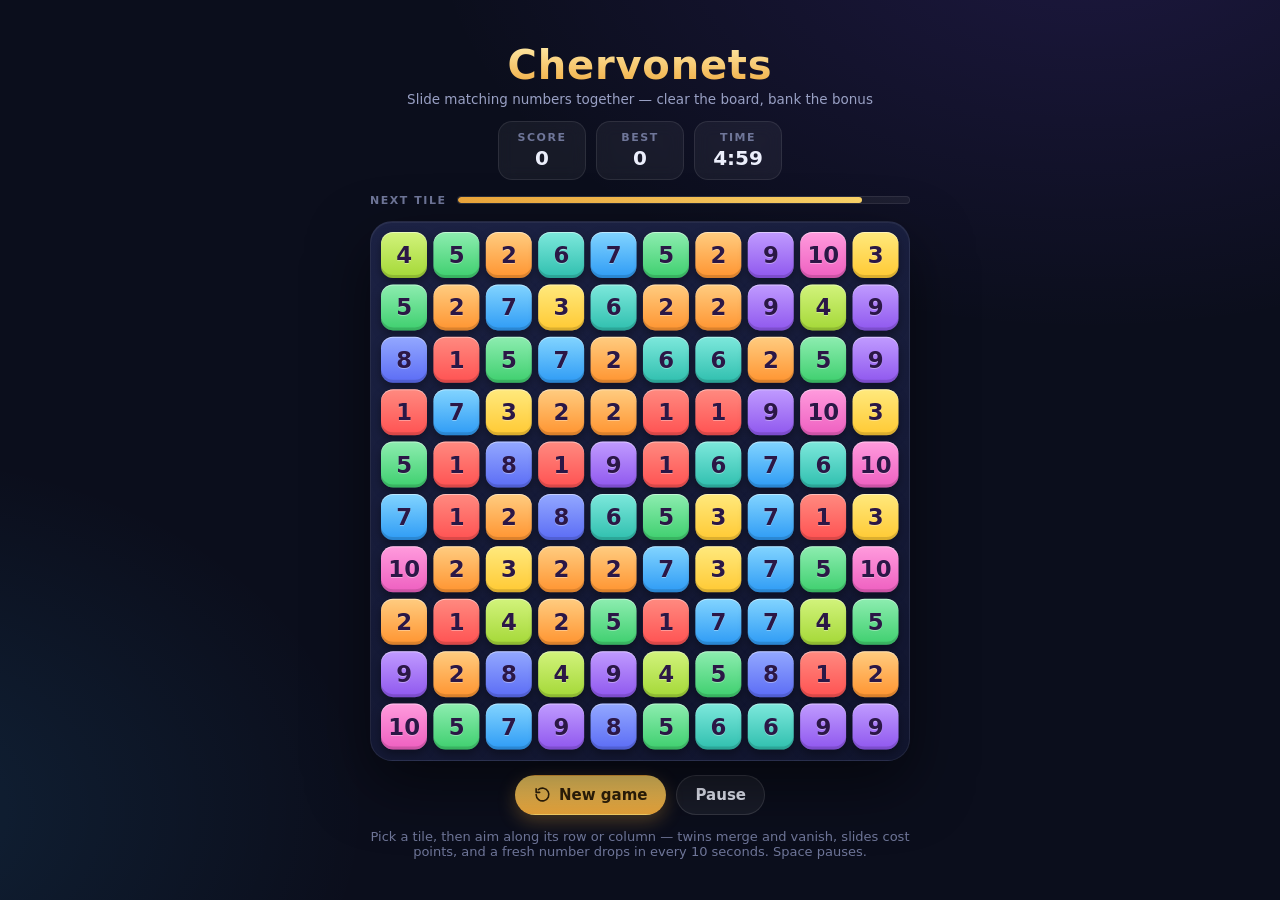
<file: 10/index.html>
<!doctype html>
<html lang="en">
<head>
  <meta charset="utf-8">
  <meta name="viewport" content="width=device-width, initial-scale=1, viewport-fit=cover">
  <title>Chervonets</title>
  <meta name="description" content="Chervonets — slide matching numbers together, clear the board and bank the time bonus before the clock runs out.">
  <link rel="icon" href="data:image/svg+xml,%3Csvg%20xmlns='http://www.w3.org/2000/svg'%20viewBox='0%200%2064%2064'%3E%3Ccircle%20cx='32'%20cy='32'%20r='30'%20fill='%23f0a93c'/%3E%3Ccircle%20cx='32'%20cy='32'%20r='24'%20fill='none'%20stroke='%23a8690f'%20stroke-width='3'/%3E%3Ctext%20x='32'%20y='42'%20font-family='Arial,sans-serif'%20font-size='26'%20font-weight='bold'%20text-anchor='middle'%20fill='%23a8690f'%3E10%3C/text%3E%3C/svg%3E">
  <link rel="stylesheet" href="style.css">
</head>
<body>
  <main class="app">
    <header class="masthead">
      <h1>Chervonets</h1>
      <p class="tagline">Slide matching numbers together — clear the board, bank the bonus</p>
    </header>

    <section class="hud" aria-label="Game statistics">
      <div class="chip">
        <span class="chip-label">Score</span>
        <span class="chip-value" id="score">0</span>
      </div>
      <div class="chip">
        <span class="chip-label">Best</span>
        <span class="chip-value" id="best">0</span>
      </div>
      <div class="chip">
        <span class="chip-label">Time</span>
        <span class="chip-value" id="time">5:00</span>
      </div>
    </section>

    <div class="wave-row" aria-label="Time until the next tile appears">
      <span class="wave-label">Next tile</span>
      <div class="wave"><div class="wave-fill" id="wave"></div></div>
    </div>

    <div class="board-wrap">
      <div class="board" id="board" role="application"
           aria-label="Chervonets board. Pick a tile, then aim along its row or column: equal tiles merge and vanish, slides into empty space cost points."></div>
      <div class="fx" id="fx" aria-hidden="true"></div>

      <div class="overlay" id="overlay" role="dialog" aria-labelledby="ovTitle">
        <div class="card">
          <h2 id="ovTitle">Finish!</h2>
          <p class="card-stats" id="ovStats"></p>
          <p class="badge" id="ovBadge">★ New record</p>
          <button class="btn primary" id="ovBtn" type="button">Play again</button>
        </div>
      </div>
    </div>

    <section class="controls" aria-label="Controls">
      <button class="btn primary" id="newGame" type="button">
        <svg viewBox="0 0 24 24" width="17" height="17" fill="none" stroke="currentColor"
             stroke-width="2.2" stroke-linecap="round" stroke-linejoin="round" aria-hidden="true">
          <path d="M3 12a9 9 0 1 0 3-6.7"/>
          <path d="M3 4v5h5"/>
        </svg>
        New game
      </button>
      <button class="btn" id="pauseBtn" type="button">Pause</button>
    </section>

    <footer class="hint">Pick a tile, then aim along its row or column — twins merge and vanish, slides cost points, and a fresh number drops in every 10 seconds. Space pauses.</footer>
  </main>

  <script src="app.js"></script>
</body>
</html>
</file>
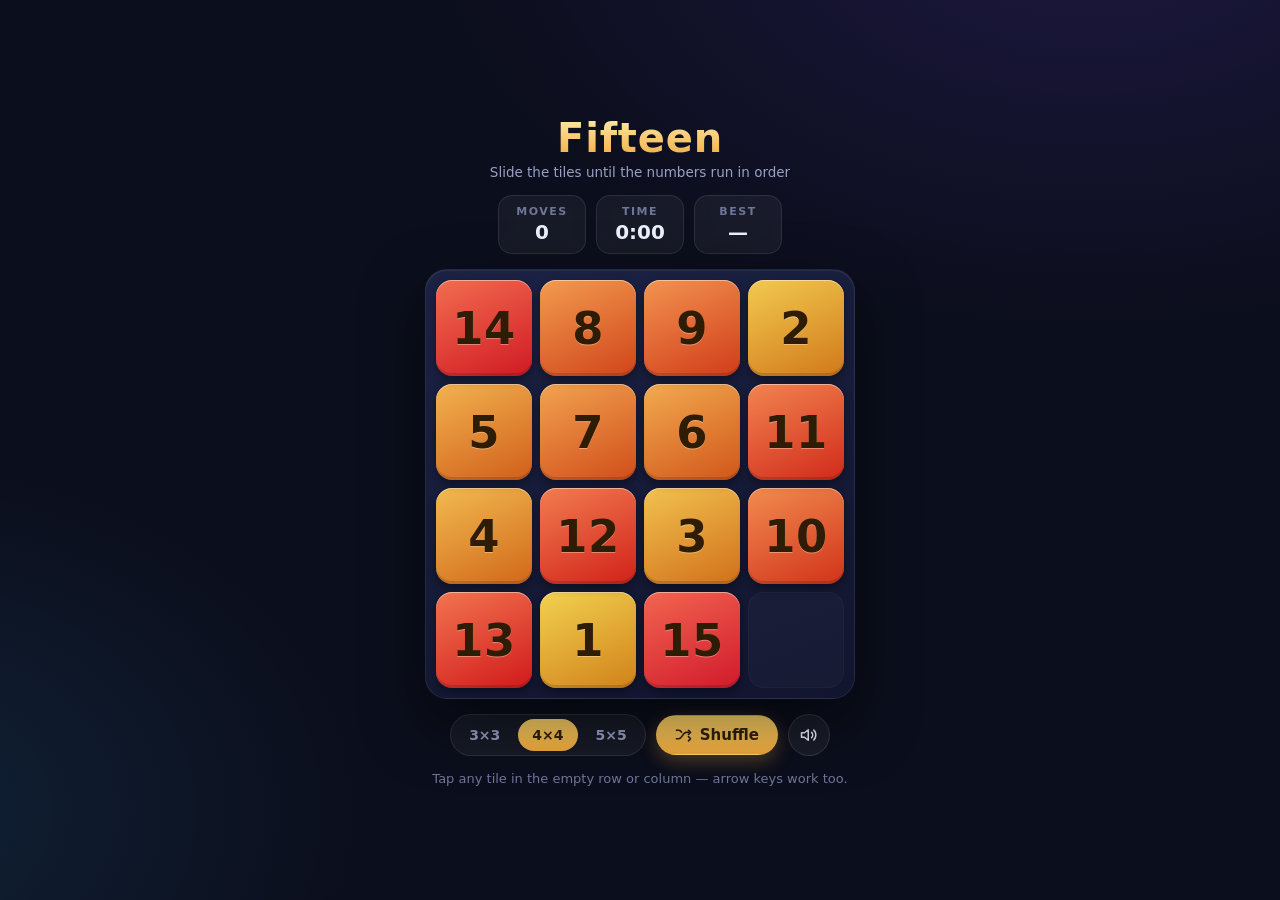
<file: 15/index.html>
<!doctype html>
<html lang="en">
<head>
  <meta charset="utf-8">
  <meta name="viewport" content="width=device-width, initial-scale=1, viewport-fit=cover">
  <title>Fifteen Puzzle</title>
  <meta name="description" content="The classic 15 puzzle — slide the tiles until the numbers run in order.">
  <link rel="icon" href="data:image/svg+xml,%3Csvg%20xmlns='http://www.w3.org/2000/svg'%20viewBox='0%200%2064%2064'%3E%3Crect%20width='64'%20height='64'%20rx='14'%20fill='%23f0a93c'/%3E%3Ctext%20x='32'%20y='43'%20font-family='Arial,sans-serif'%20font-size='28'%20font-weight='bold'%20text-anchor='middle'%20fill='%232f1c05'%3E15%3C/text%3E%3C/svg%3E">
  <link rel="stylesheet" href="style.css">
</head>
<body>
  <main class="app">
    <header class="masthead">
      <h1>Fifteen</h1>
      <p class="tagline">Slide the tiles until the numbers run in order</p>
    </header>

    <section class="hud" aria-label="Game statistics">
      <div class="chip">
        <span class="chip-label">Moves</span>
        <span class="chip-value" id="moves">0</span>
      </div>
      <div class="chip">
        <span class="chip-label">Time</span>
        <span class="chip-value" id="time">0:00</span>
      </div>
      <div class="chip">
        <span class="chip-label">Best</span>
        <span class="chip-value" id="best">—</span>
      </div>
    </section>

    <div class="board-wrap">
      <div class="board" id="board" role="application"
           aria-label="Fifteen puzzle board. Use arrow keys, or tap a tile in the empty row or column."></div>
      <canvas id="fx" aria-hidden="true"></canvas>

      <div class="win" id="win" role="dialog" aria-labelledby="winTitle">
        <div class="win-card">
          <h2 id="winTitle">Solved!</h2>
          <p class="win-stats" id="winStats"></p>
          <p class="badge" id="winBest">★ New best time</p>
          <button class="btn primary" id="again" type="button">Play again</button>
        </div>
      </div>
    </div>

    <section class="controls" aria-label="Controls">
      <div class="seg" role="group" aria-label="Board size">
        <button type="button" data-n="3">3×3</button>
        <button type="button" data-n="4">4×4</button>
        <button type="button" data-n="5">5×5</button>
      </div>
      <button class="btn primary" id="shuffle" type="button">
        <svg viewBox="0 0 24 24" width="17" height="17" fill="none" stroke="currentColor"
             stroke-width="2.2" stroke-linecap="round" stroke-linejoin="round" aria-hidden="true">
          <path d="M2 18h3.5c4 0 6-9 10-9H19"/>
          <path d="M2 6h3.5c1.6 0 2.9 1.3 3.9 2.9"/>
          <path d="M19 6l3 3-3 3"/>
          <path d="M19 15l3 3-3 3"/>
        </svg>
        Shuffle
      </button>
      <button class="btn icon" id="sound" type="button" aria-label="Toggle sound">
        <svg id="soundOn" viewBox="0 0 24 24" width="18" height="18" fill="none" stroke="currentColor"
             stroke-width="2" stroke-linecap="round" stroke-linejoin="round" aria-hidden="true">
          <path d="M11 5 6 9H2v6h4l5 4V5z"/>
          <path d="M15.5 8.5a5 5 0 0 1 0 7"/>
          <path d="M18.5 5.5a9.4 9.4 0 0 1 0 13"/>
        </svg>
        <svg id="soundOff" viewBox="0 0 24 24" width="18" height="18" fill="none" stroke="currentColor"
             stroke-width="2" stroke-linecap="round" stroke-linejoin="round" aria-hidden="true" class="hidden">
          <path d="M11 5 6 9H2v6h4l5 4V5z"/>
          <path d="m16 9 6 6"/>
          <path d="m22 9-6 6"/>
        </svg>
      </button>
    </section>

    <footer class="hint">Tap any tile in the empty row or column — arrow keys work too.</footer>
  </main>

  <script src="app.js"></script>
</body>
</html>
</file>
<file: 10/style.css>
/* Chervonets — plain CSS, no external assets */

:root {
  color-scheme: dark;
  --n: 10;
  --pad: 10px;
  --gap: 6px;
  --board-w: min(92vw, 62vh, 540px);
  --ink: #eceffc;
  --muted: #99a0c4;
  --faint: #6f7699;
  --line: rgba(255, 255, 255, 0.12);
  --gold-1: #ffd76a;
  --gold-2: #f0a93c;
}

* { box-sizing: border-box; }

html, body { height: 100%; }

body {
  margin: 0;
  font-family: system-ui, -apple-system, "Segoe UI", Roboto, "Helvetica Neue", Arial, sans-serif;
  color: var(--ink);
  background:
    radial-gradient(1100px 700px at 85% -10%, rgba(124, 77, 255, 0.16), transparent 60%),
    radial-gradient(900px 650px at -10% 90%, rgba(56, 182, 255, 0.12), transparent 55%),
    #0b0e1c;
  display: grid;
  place-items: center;
  padding: 16px;
  -webkit-tap-highlight-color: transparent;
}

.app {
  display: flex;
  flex-direction: column;
  align-items: center;
  gap: 14px;
  animation: rise 0.5s ease both;
}

@keyframes rise {
  from { opacity: 0; transform: translateY(10px); }
}

/* ---------- header ---------- */

.masthead { text-align: center; }

h1 {
  margin: 0;
  font-size: clamp(30px, 5vw, 40px);
  letter-spacing: 0.02em;
  background: linear-gradient(180deg, #ffedad, var(--gold-2));
  -webkit-background-clip: text;
  background-clip: text;
  color: transparent;
}

.tagline {
  margin: 3px 0 0;
  color: var(--muted);
  font-size: 13.5px;
}

/* ---------- stats ---------- */

.hud { display: flex; gap: 10px; }

.chip {
  min-width: 88px;
  padding: 9px 14px;
  text-align: center;
  border-radius: 14px;
  background: rgba(255, 255, 255, 0.05);
  border: 1px solid rgba(255, 255, 255, 0.09);
  backdrop-filter: blur(8px);
  -webkit-backdrop-filter: blur(8px);
}

.chip-label {
  display: block;
  font-size: 11px;
  font-weight: 600;
  text-transform: uppercase;
  letter-spacing: 0.14em;
  color: var(--faint);
}

.chip-value {
  display: block;
  margin-top: 2px;
  font-size: 20px;
  font-weight: 700;
  font-variant-numeric: tabular-nums;
}

/* ---------- wave bar ---------- */

.wave-row {
  width: var(--board-w);
  display: flex;
  align-items: center;
  gap: 10px;
}

.wave-label {
  flex: none;
  font-size: 11px;
  font-weight: 600;
  text-transform: uppercase;
  letter-spacing: 0.14em;
  color: var(--faint);
}

.wave {
  flex: 1;
  height: 8px;
  border-radius: 999px;
  background: rgba(255, 255, 255, 0.06);
  border: 1px solid rgba(255, 255, 255, 0.08);
  overflow: hidden;
}

.wave-fill {
  height: 100%;
  width: 100%;
  border-radius: 999px;
  background: linear-gradient(90deg, var(--gold-2), var(--gold-1));
  transition: width 0.2s linear;
}

/* ---------- board ---------- */

.board-wrap {
  position: relative;
}

.board {
  position: relative;
  width: var(--board-w);
  height: var(--board-w);
  padding: var(--pad);
  container-type: inline-size;
  border-radius: 22px;
  background: linear-gradient(160deg, #1c2244, #11152e);
  border: 1px solid rgba(255, 255, 255, 0.07);
  box-shadow:
    0 24px 60px rgba(0, 0, 0, 0.5),
    inset 0 1px 0 rgba(255, 255, 255, 0.06);
  touch-action: manipulation;
  user-select: none;
  -webkit-user-select: none;
}

.slot,
.tile {
  position: absolute;
  top: var(--pad);
  left: var(--pad);
  width: calc((100% - 2 * var(--pad) - (var(--n) - 1) * var(--gap)) / var(--n));
  height: calc((100% - 2 * var(--pad) - (var(--n) - 1) * var(--gap)) / var(--n));
  transform: translate(
    calc(var(--c) * (100% + var(--gap))),
    calc(var(--r) * (100% + var(--gap)))
  );
  border-radius: 26%;
}

.slot {
  background: rgba(255, 255, 255, 0.025);
  box-shadow: inset 0 0 0 1px rgba(255, 255, 255, 0.03);
}

/* invisible hit area: reach half a gap into the strips around each cell, so
 * clicks landing between cells resolve to the nearest slot instead of the
 * board (which ignores them). Adjacent areas meet exactly at gap midpoints. */
.slot::after {
  content: '';
  position: absolute;
  inset: calc(var(--gap) / -2);
}

.tile {
  z-index: 1;
  display: grid;
  place-items: center;
  font-size: calc(44cqw / var(--n));
  font-weight: 800;
  color: #2b1746;
  text-shadow: 0 1px 0 rgba(255, 255, 255, 0.35);
  pointer-events: none;
  box-shadow:
    0 4px 10px rgba(0, 0, 0, 0.38),
    inset 0 1px 0 rgba(255, 255, 255, 0.45),
    inset 0 -3px 0 rgba(0, 0, 0, 0.14);
  transition: transform 0.15s cubic-bezier(0.2, 0.7, 0.3, 1.15), filter 0.15s ease, scale 0.15s cubic-bezier(0.2, 0.7, 0.3, 1.15);
}

/* one gradient per number: red → orange → yellow → lime → green → teal → sky → blue → violet → pink */
.tile.c1  { background: linear-gradient(180deg, #ff8a80, #ff5252); }
.tile.c2  { background: linear-gradient(180deg, #ffcc80, #ff9430); }
.tile.c3  { background: linear-gradient(180deg, #ffe97d, #ffc933); }
.tile.c4  { background: linear-gradient(180deg, #d2f37c, #a4d837); }
.tile.c5  { background: linear-gradient(180deg, #8dedb0, #3ecf6e); }
.tile.c6  { background: linear-gradient(180deg, #7de8dc, #2fbfae); }
.tile.c7  { background: linear-gradient(180deg, #82d4ff, #2e9bf5); }
.tile.c8  { background: linear-gradient(180deg, #93a8ff, #5b6cf5); }
.tile.c9  { background: linear-gradient(180deg, #c09bff, #8f57ee); }
.tile.c10 { background: linear-gradient(180deg, #ff9bdd, #ee5fc0); }

/* selection keeps the tile's own color — matches are found by color */
.tile.selected {
  z-index: 2;
  scale: 1.14;
  box-shadow:
    0 6px 14px rgba(0, 0, 0, 0.4),
    0 0 0 3px #fff,
    0 0 0 6px var(--gold-1),
    0 0 22px rgba(255, 215, 106, 0.6),
    inset 0 1px 0 rgba(255, 255, 255, 0.45);
  animation: pulse 1.1s ease-in-out infinite;
}

@keyframes pulse {
  0%, 100% { box-shadow:
    0 6px 14px rgba(0, 0, 0, 0.4),
    0 0 0 3px #fff,
    0 0 0 6px var(--gold-1),
    0 0 22px rgba(255, 215, 106, 0.6),
    inset 0 1px 0 rgba(255, 255, 255, 0.45); }
  50% { box-shadow:
    0 6px 14px rgba(0, 0, 0, 0.4),
    0 0 0 3px #fff,
    0 0 0 6px var(--gold-1),
    0 0 38px rgba(255, 215, 106, 0.9),
    inset 0 1px 0 rgba(255, 255, 255, 0.45); }
}

/* selected row/column crosshair */
.cross {
  position: absolute;
  z-index: 4;
  border-radius: 8px;
  background: rgba(255, 255, 255, 0.08);
  box-shadow: inset 0 0 0 1px rgba(255, 255, 255, 0.1);
  pointer-events: none;
  animation: cross-in 0.15s ease both;
}

@keyframes cross-in {
  from { opacity: 0; }
}

/* entrance: staggered pop, diagonal wave (independent `scale` keeps the translate intact) */
.tile.enter {
  animation: pop-in 0.34s cubic-bezier(0.3, 1.4, 0.5, 1) both;
  animation-delay: calc(var(--d) * 16ms);
}

@keyframes pop-in {
  from { scale: 0; }
  to { scale: 1; }
}

/* fresh wave tile */
.tile.fresh {
  animation: pop-in 0.3s cubic-bezier(0.3, 1.6, 0.5, 1) both;
}

/* merge: fade away, collapsing into the merge point.
 * scale() lives inside transform on purpose: the independent `scale` property
 * composes after `transform`, so it rescales the translate too and drags the
 * tile toward the board origin while it shrinks. */
.tile.vanish {
  animation: fade-out 0.3s ease-out both;
}

@keyframes fade-out {
  from {
    transform: translate(calc(var(--c) * (100% + var(--gap))), calc(var(--r) * (100% + var(--gap)))) scale(1);
    opacity: 1;
  }
  to {
    transform: translate(calc(var(--c) * (100% + var(--gap))), calc(var(--r) * (100% + var(--gap)))) scale(0.6);
    opacity: 0;
  }
}

/* ---------- floating scores ---------- */

.fx {
  position: absolute;
  inset: 0;
  pointer-events: none;
  z-index: 5;
  border-radius: 22px;
  overflow: hidden;
}

.pop {
  position: absolute;
  transform: translate(-50%, -50%);
  font-size: clamp(14px, 3.4vw, 22px);
  font-weight: 800;
  font-variant-numeric: tabular-nums;
  text-shadow: 0 2px 8px rgba(0, 0, 0, 0.7);
  animation: float-up 0.9s ease-out both;
}

.pop.gain { color: #b9f6ca; }
.pop.loss { color: #ff8a80; }

/* intermediate cells on the way to the destination stay quieter than the total */
.pop.step { font-size: clamp(12px, 2.6vw, 17px); }

@keyframes float-up {
  0% { opacity: 0; translate: 0 8px; scale: 0.7; }
  20% { opacity: 1; scale: 1.1; }
  100% { opacity: 0; translate: 0 -30px; scale: 1; }
}

/* ---------- overlays ---------- */

.overlay {
  position: absolute;
  inset: 0;
  z-index: 10;
  display: grid;
  place-items: center;
  border-radius: 22px;
  background: rgba(9, 11, 24, 0.55);
  backdrop-filter: blur(6px);
  -webkit-backdrop-filter: blur(6px);
  opacity: 0;
  visibility: hidden;
  transition: opacity 0.35s ease, visibility 0.35s;
}

.overlay.show { opacity: 1; visibility: visible; }

.card {
  position: relative;
  padding: 26px 36px;
  text-align: center;
  border-radius: 20px;
  background: rgba(17, 21, 46, 0.9);
  border: 1px solid var(--line);
  box-shadow: 0 24px 60px rgba(0, 0, 0, 0.55);
  transform: scale(0.92);
  transition: transform 0.35s cubic-bezier(0.2, 0.9, 0.3, 1.2);
}

.overlay.show .card { transform: scale(1); }

.card h2 {
  margin: 0;
  font-size: 38px;
  letter-spacing: 0.02em;
  background: linear-gradient(180deg, #ffedad, var(--gold-2));
  -webkit-background-clip: text;
  background-clip: text;
  color: transparent;
}

.card-stats {
  margin: 8px 0 0;
  color: var(--muted);
  font-size: 16px;
  font-variant-numeric: tabular-nums;
}

/* notice pill, deliberately not button-shaped */
.badge {
  display: none;
  position: absolute;
  top: -14px;
  right: -18px;
  padding: 5px 14px;
  border-radius: 999px;
  font-size: 13px;
  font-weight: 600;
  letter-spacing: 0.02em;
  color: var(--gold-1);
  background: rgba(25, 20, 10, 0.92);
  border: 1px solid rgba(240, 169, 60, 0.45);
  box-shadow: 0 6px 16px rgba(0, 0, 0, 0.45);
  transform: rotate(8deg);
}

.badge.show { display: inline-block; }

.card .btn { margin-top: 18px; }

/* ---------- controls ---------- */

.controls {
  display: flex;
  align-items: center;
  gap: 10px;
  flex-wrap: wrap;
  justify-content: center;
}

.btn {
  display: inline-flex;
  align-items: center;
  justify-content: center;
  gap: 8px;
  padding: 10px 18px;
  border-radius: 999px;
  border: 1px solid var(--line);
  background: rgba(255, 255, 255, 0.06);
  color: var(--ink);
  font: inherit;
  font-size: 15px;
  font-weight: 600;
  cursor: pointer;
  transition: background 0.2s, border-color 0.2s, transform 0.1s, filter 0.2s;
}

.btn:hover { background: rgba(255, 255, 255, 0.12); }
.btn:active { transform: translateY(1px); }
.btn:focus { outline: none; }
.btn:focus-visible { outline: 2px solid rgba(255, 255, 255, 0.55); outline-offset: 2px; }
.btn:disabled { opacity: 0.45; cursor: default; }
.btn:disabled:hover { background: rgba(255, 255, 255, 0.06); }

.btn.primary {
  background: linear-gradient(180deg, var(--gold-1), var(--gold-2));
  border-color: transparent;
  color: #31210a;
  box-shadow: 0 6px 18px rgba(240, 169, 60, 0.3);
}

.btn.primary:hover { filter: brightness(1.06); background: linear-gradient(180deg, var(--gold-1), var(--gold-2)); }

.hint {
  margin: 0;
  color: var(--faint);
  font-size: 13px;
  text-align: center;
  max-width: 560px;
}
</file>
<file: 15/style.css>
/* Fifteen Puzzle — plain CSS, no external assets */

:root {
  color-scheme: dark;
  --gap: 8px;
  --pad: 10px;
  --ink: #eceffc;
  --muted: #99a0c4;
  --faint: #6f7699;
  --line: rgba(255, 255, 255, 0.12);
  --gold-1: #ffd76a;
  --gold-2: #f0a93c;
}

* { box-sizing: border-box; }

html, body { height: 100%; }

body {
  margin: 0;
  font-family: system-ui, -apple-system, "Segoe UI", Roboto, "Helvetica Neue", Arial, sans-serif;
  color: var(--ink);
  background:
    radial-gradient(1100px 700px at 85% -10%, rgba(124, 77, 255, 0.16), transparent 60%),
    radial-gradient(900px 650px at -10% 90%, rgba(56, 182, 255, 0.12), transparent 55%),
    #0b0e1c;
  display: grid;
  place-items: center;
  padding: 16px;
  -webkit-tap-highlight-color: transparent;
}

.app {
  display: flex;
  flex-direction: column;
  align-items: center;
  gap: 15px;
  animation: rise 0.5s ease both;
}

@keyframes rise {
  from { opacity: 0; transform: translateY(10px); }
}

/* ---------- header ---------- */

.masthead { text-align: center; }

h1 {
  margin: 0;
  font-size: clamp(30px, 5vw, 40px);
  letter-spacing: 0.02em;
  background: linear-gradient(180deg, #ffedad, var(--gold-2));
  -webkit-background-clip: text;
  background-clip: text;
  color: transparent;
}

.tagline {
  margin: 3px 0 0;
  color: var(--muted);
  font-size: 13.5px;
}

/* ---------- stats ---------- */

.hud { display: flex; gap: 10px; }

.chip {
  min-width: 88px;
  padding: 9px 14px;
  text-align: center;
  border-radius: 14px;
  background: rgba(255, 255, 255, 0.05);
  border: 1px solid rgba(255, 255, 255, 0.09);
  backdrop-filter: blur(8px);
  -webkit-backdrop-filter: blur(8px);
}

.chip-label {
  display: block;
  font-size: 11px;
  font-weight: 600;
  text-transform: uppercase;
  letter-spacing: 0.14em;
  color: var(--faint);
}

.chip-value {
  display: block;
  margin-top: 2px;
  font-size: 20px;
  font-weight: 700;
  font-variant-numeric: tabular-nums;
}

/* ---------- board ---------- */

.board-wrap {
  position: relative;
}

.board {
  --n: 4;
  position: relative;
  width: min(88vw, 55vh, 430px);
  aspect-ratio: 1;
  padding: var(--pad);
  border-radius: 22px;
  background: linear-gradient(160deg, #1c2244, #11152e);
  border: 1px solid rgba(255, 255, 255, 0.07);
  box-shadow:
    0 24px 60px rgba(0, 0, 0, 0.5),
    inset 0 1px 0 rgba(255, 255, 255, 0.06);
  container-type: inline-size;
  touch-action: manipulation;
  user-select: none;
  -webkit-user-select: none;
}

.slot,
.tile {
  position: absolute;
  top: var(--pad);
  left: var(--pad);
  width: calc((100% - 2 * var(--pad) - (var(--n) - 1) * var(--gap)) / var(--n));
  height: calc((100% - 2 * var(--pad) - (var(--n) - 1) * var(--gap)) / var(--n));
  transform: translate(
    calc(var(--c) * (100% + var(--gap))),
    calc(var(--r) * (100% + var(--gap)))
  );
  border-radius: 16px;
}

.slot {
  background: rgba(255, 255, 255, 0.025);
  box-shadow: inset 0 0 0 1px rgba(255, 255, 255, 0.03);
}

.tile {
  margin: 0;
  border: 0;
  padding: 0;
  display: grid;
  place-items: center;
  cursor: pointer;
  font: inherit;
  font-weight: 800;
  color: #2f1c05;
  box-shadow:
    0 4px 10px rgba(0, 0, 0, 0.38),
    inset 0 1px 0 rgba(255, 255, 255, 0.45),
    inset 0 -3px 0 rgba(0, 0, 0, 0.14);
  transition: transform 0.14s cubic-bezier(0.2, 0.7, 0.3, 1.15), filter 0.15s ease;
}

.tile:hover { filter: brightness(1.07) saturate(1.05); }
.tile:focus { outline: none; }
.tile:focus-visible { outline: 2px solid rgba(255, 255, 255, 0.55); outline-offset: 2px; }

.tile span {
  font-size: clamp(15px, 7vw, 32px);
  letter-spacing: 0.01em;
  text-shadow: 0 1px 0 rgba(255, 255, 255, 0.35);
  pointer-events: none;
}

@container (min-width: 0) {
  .tile span { font-size: calc(44cqw / var(--n)); }
}

/* victory wave: tiles pop one after another */
.board.won .tile span {
  animation: pop 0.5s cubic-bezier(0.3, 1.4, 0.5, 1) both;
  animation-delay: calc(var(--v) * 45ms);
}

@keyframes pop {
  0% { transform: scale(1); }
  40% { transform: scale(1.22); }
  100% { transform: scale(1); }
}

/* ---------- effects + win overlay ---------- */

#fx {
  position: absolute;
  inset: 0;
  width: 100%;
  height: 100%;
  pointer-events: none;
  z-index: 5;
  border-radius: 22px;
}

.win {
  position: absolute;
  inset: 0;
  z-index: 10;
  display: grid;
  place-items: center;
  border-radius: 22px;
  background: rgba(9, 11, 24, 0.55);
  backdrop-filter: blur(6px);
  -webkit-backdrop-filter: blur(6px);
  opacity: 0;
  visibility: hidden;
  transition: opacity 0.35s ease, visibility 0.35s;
}

.win.show { opacity: 1; visibility: visible; }

.win-card {
  position: relative;
  padding: 26px 36px;
  text-align: center;
  border-radius: 20px;
  background: rgba(17, 21, 46, 0.9);
  border: 1px solid var(--line);
  box-shadow: 0 24px 60px rgba(0, 0, 0, 0.55);
  transform: scale(0.92);
  transition: transform 0.35s cubic-bezier(0.2, 0.9, 0.3, 1.2);
}

.win.show .win-card { transform: scale(1); }

.win-card h2 {
  margin: 0;
  font-size: 38px;
  letter-spacing: 0.02em;
  background: linear-gradient(180deg, #ffedad, var(--gold-2));
  -webkit-background-clip: text;
  background-clip: text;
  color: transparent;
}

.win-stats {
  margin: 8px 0 0;
  color: var(--muted);
  font-size: 16px;
  font-variant-numeric: tabular-nums;
}

.badge {
  display: none;
  position: absolute;
  top: -14px;
  right: -18px;
  padding: 5px 14px;
  border-radius: 999px;
  font-size: 13px;
  font-weight: 600;
  letter-spacing: 0.02em;
  color: var(--gold-1);
  background: rgba(25, 20, 10, 0.92);
  border: 1px solid rgba(240, 169, 60, 0.45);
  box-shadow: 0 6px 16px rgba(0, 0, 0, 0.45);
  transform: rotate(8deg);
}

.badge.show { display: inline-block; }

.win-card .btn { margin-top: 18px; }

/* ---------- controls ---------- */

.controls {
  display: flex;
  align-items: center;
  gap: 10px;
  flex-wrap: wrap;
  justify-content: center;
}

.seg {
  display: inline-flex;
  gap: 4px;
  padding: 4px;
  border-radius: 999px;
  background: rgba(255, 255, 255, 0.05);
  border: 1px solid rgba(255, 255, 255, 0.1);
}

.seg button {
  border: 0;
  padding: 8px 14px;
  border-radius: 999px;
  background: transparent;
  color: var(--muted);
  font: inherit;
  font-size: 14px;
  font-weight: 600;
  cursor: pointer;
  transition: background 0.2s, color 0.2s;
}

.seg button:hover { color: var(--ink); }

.seg button.active {
  background: linear-gradient(180deg, var(--gold-1), var(--gold-2));
  color: #31210a;
}

.btn {
  display: inline-flex;
  align-items: center;
  justify-content: center;
  gap: 8px;
  padding: 10px 18px;
  border-radius: 999px;
  border: 1px solid var(--line);
  background: rgba(255, 255, 255, 0.06);
  color: var(--ink);
  font: inherit;
  font-size: 15px;
  font-weight: 600;
  cursor: pointer;
  transition: background 0.2s, border-color 0.2s, transform 0.1s, filter 0.2s;
}

.btn:hover { background: rgba(255, 255, 255, 0.12); }
.btn:active { transform: translateY(1px); }
.btn:focus { outline: none; }
.btn:focus-visible { outline: 2px solid rgba(255, 255, 255, 0.55); outline-offset: 2px; }

.btn.primary {
  background: linear-gradient(180deg, var(--gold-1), var(--gold-2));
  border-color: transparent;
  color: #31210a;
  box-shadow: 0 6px 18px rgba(240, 169, 60, 0.3);
}

.btn.primary:hover { filter: brightness(1.06); background: linear-gradient(180deg, var(--gold-1), var(--gold-2)); }

.btn.icon {
  width: 42px;
  height: 42px;
  padding: 0;
}

.hidden { display: none; }

.hint {
  margin: 0;
  color: var(--faint);
  font-size: 13px;
  text-align: center;
}
</file>
